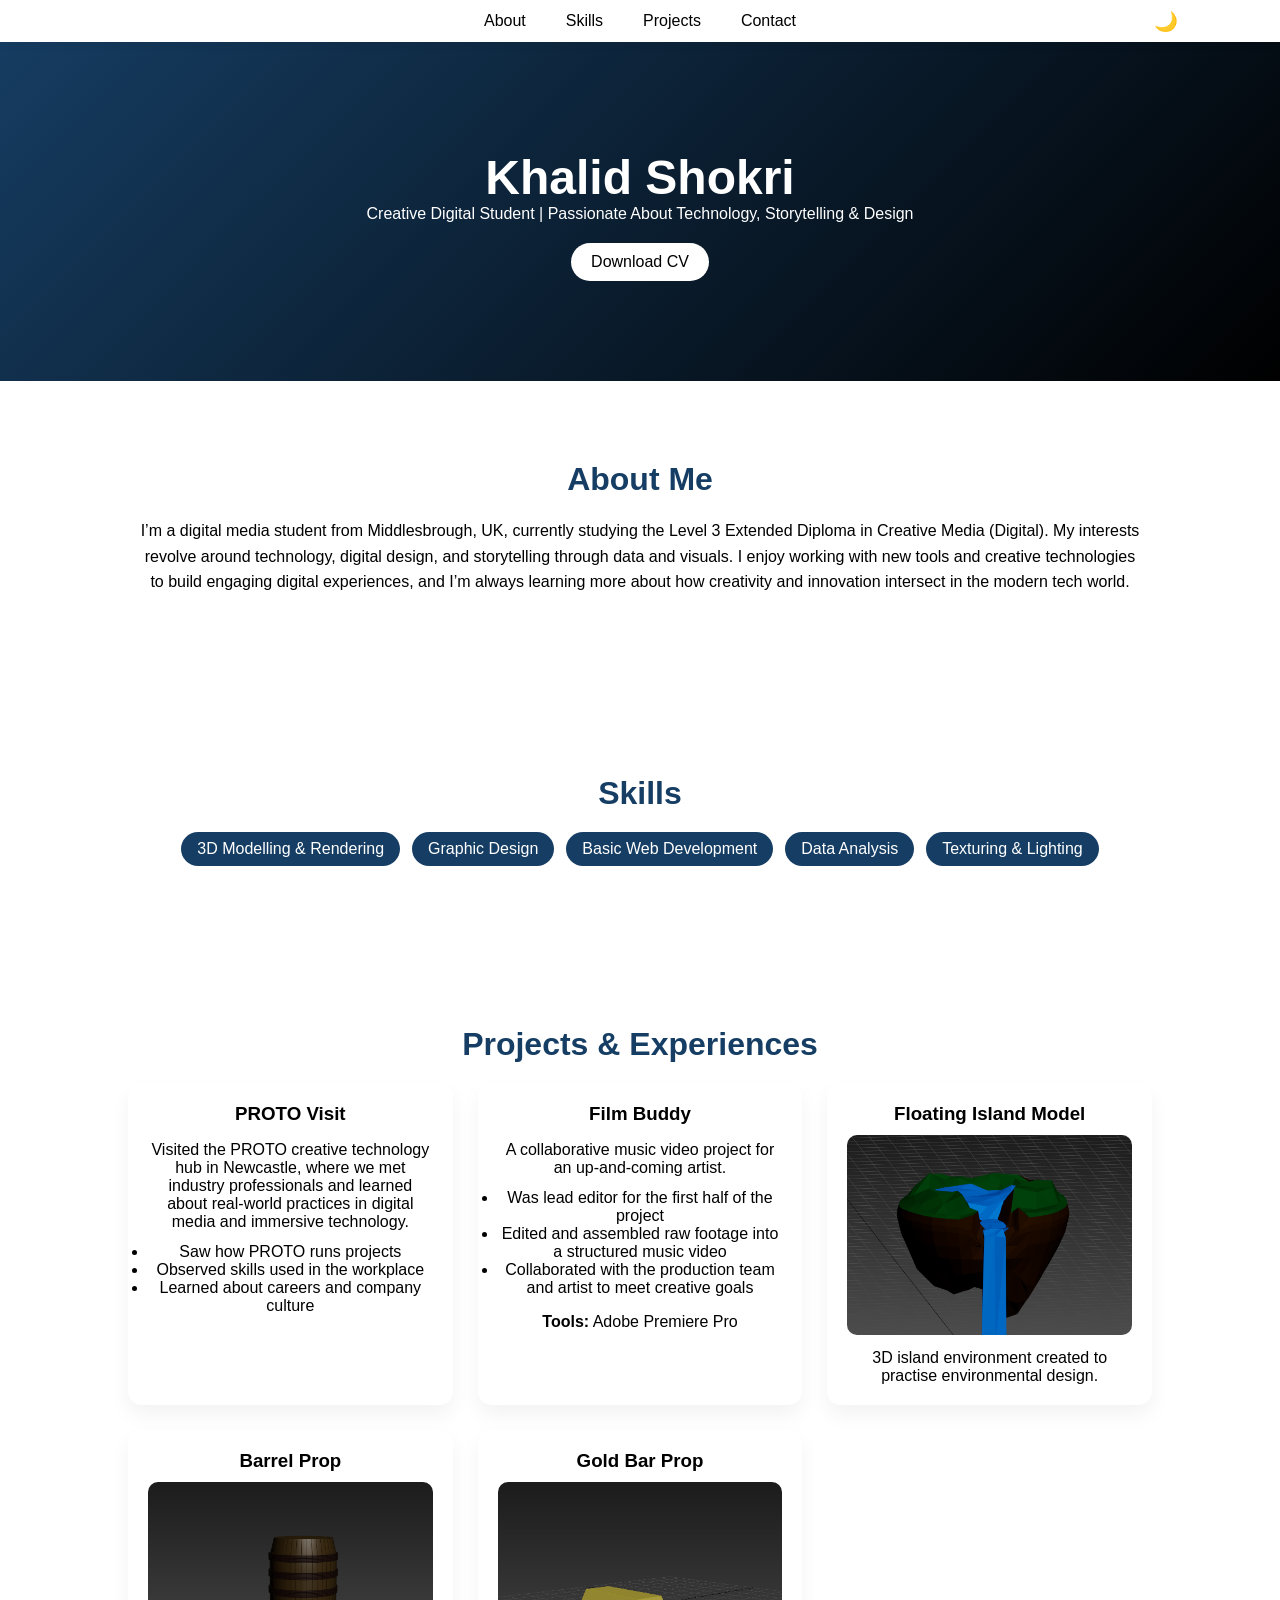
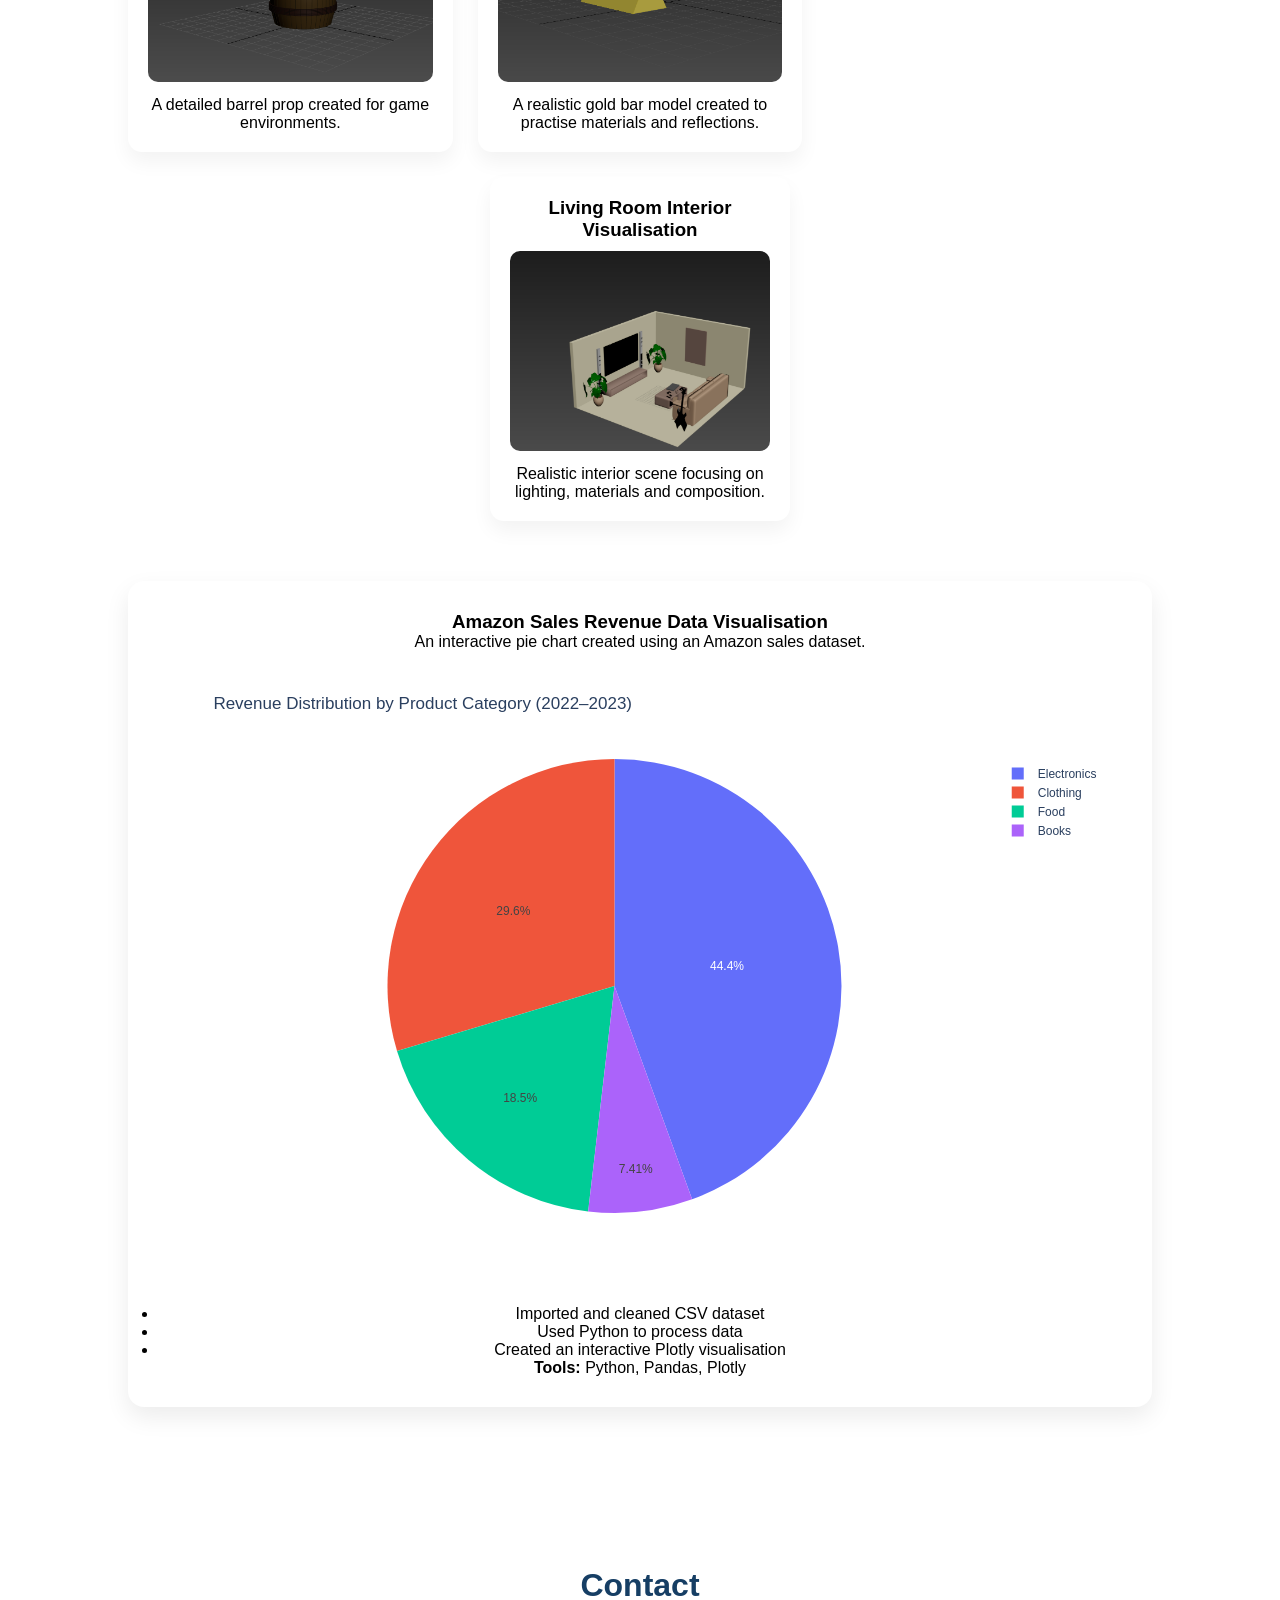
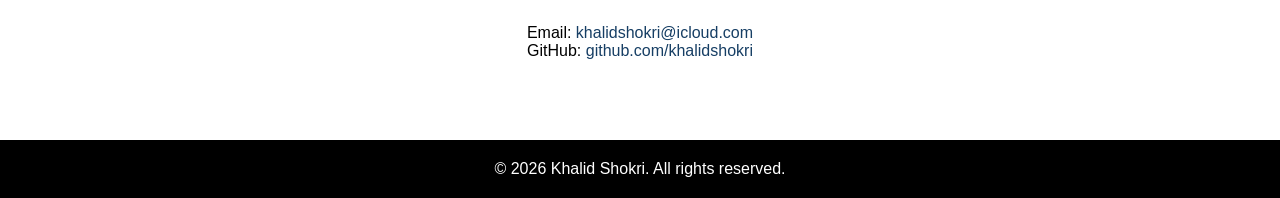
<file: index.html>
<!DOCTYPE html>
<html lang="en">
<head>
    <meta charset="UTF-8">
    <meta name="viewport" content="width=device-width, initial-scale=1.0">
    <title>Khalid Shokri Portfolio</title>
    <link rel="stylesheet" href="style.css">
</head>
<body>

<!-- NAVBAR -->
<nav>
    <ul>
        <li><a href="#about">About</a></li>
        <li><a href="#skills">Skills</a></li>
        <li><a href="#projects">Projects</a></li>
        <li><a href="#contact">Contact</a></li>
    </ul>
    <button id="darkToggle">🌙</button>
</nav>

<!-- HEADER -->
<header>
    <h1>Khalid Shokri</h1>
    <p>Creative Digital Student | Passionate About Technology, Storytelling & Design</p>
    <a href="cv.pdf" class="cv-btn" download>Download CV</a>
</header>

<!-- ABOUT -->
<section id="about">
    <h2>About Me</h2>
    <p>
        I’m a digital media student from Middlesbrough, UK, currently studying the Level 3 Extended 
        Diploma in Creative Media (Digital). My interests revolve around technology, digital design, and 
        storytelling through data and visuals. I enjoy working with new tools and creative technologies to 
        build engaging digital experiences, and I’m always learning more about how creativity and 
        innovation intersect in the modern tech world.
    </p>
</section>

<!-- SKILLS -->
<section id="skills">
    <h2>Skills</h2>
    <ul>
        <li>3D Modelling & Rendering</li>
        <li>Graphic Design</li>
        <li>Basic Web Development</li>
        <li>Data Analysis</li>
        <li>Texturing & Lighting</li>
    </ul>
</section>

<!-- PROJECTS -->
<section id="projects">
    <h2>Projects & Experiences</h2>

    <!-- GRID FOR MOST PROJECT CARDS -->
    <div class="project-grid">

        <article class="project-card spaced-card">
            <h3>PROTO Visit</h3>
            <p>Visited the PROTO creative technology hub in Newcastle, where we met industry professionals and learned about real-world practices in digital media and immersive technology.</p>
            <ul>
                <li>Saw how PROTO runs projects</li>
                <li>Observed skills used in the workplace</li>
                <li>Learned about careers and company culture</li>
            </ul>
        </article>

        <article class="project-card spaced-card">
            <h3>Film Buddy</h3>
            <p>A collaborative music video project for an up-and-coming artist.</p>
            <ul>
                <li>Was lead editor for the first half of the project</li>
                <li>Edited and assembled raw footage into a structured music video</li>
                <li>Collaborated with the production team and artist to meet creative goals</li>
            </ul>
            <p><strong>Tools:</strong> Adobe Premiere Pro</p>
        </article>

        <article class="project-card">
            <h3>Floating Island Model</h3>
            <img src="island.png" alt="3D Island Render">
            <p>3D island environment created to practise environmental design.</p>
        </article>

        <article class="project-card">
            <h3>Barrel Prop</h3>
            <img src="barrel.png" alt="3D Barrel Model">
            <p>A detailed barrel prop created for game environments.</p>
        </article>

        <article class="project-card">
            <h3>Gold Bar Prop</h3>
            <img src="goldbar.png" alt="3D Gold Bar Model">
            <p>A realistic gold bar model created to practise materials and reflections.</p>
        </article>

    </div> <!-- end project-grid -->

    <!-- LIVING ROOM CARD CENTERED -->
    <div class="center-wrapper">
        <article class="project-card" id="living-room">
            <h3>Living Room Interior Visualisation</h3>
            <img src="livingroom.png" alt="Living Room Render">
            <p>Realistic interior scene focusing on lighting, materials and composition.</p>
        </article>
    </div>

    <!-- PIE CHART -->
    <div class="pie-chart-wrapper">
        <h3>Amazon Sales Revenue Data Visualisation</h3>
        <p>An interactive pie chart created using an Amazon sales dataset.</p>
        <iframe src="revenue_chart.html"></iframe>
        <ul>
            <li>Imported and cleaned CSV dataset</li>
            <li>Used Python to process data</li>
            <li>Created an interactive Plotly visualisation</li>
        </ul>
        <p><strong>Tools:</strong> Python, Pandas, Plotly</p>
    </div>

</section>

<!-- CONTACT -->
<section id="contact">
    <h2>Contact</h2>
    <p>Email: <a href="mailto:khalidshokri@icloud.com">khalidshokri@icloud.com</a></p>
    <p>GitHub: <a href="https://github.com/khalidshokri" target="_blank">github.com/khalidshokri</a></p>
</section>

<!-- FOOTER -->
<footer>
    <p>© <span id="year"></span> Khalid Shokri. All rights reserved.</p>
</footer>

<!-- MAIN SCRIPT FILE -->
<script src="script.js"></script>

<!-- Footer Year -->
<script>
document.getElementById('year').textContent = new Date().getFullYear();
</script>

</body>
</html>
</file>
<file: style.css>
:root {
    --blue: #163e64;
    --white: #ffffff;
    --black: #000000;
    --bg: #f5f5f5;
}

/* RESET */
* {
    margin: 0;
    padding: 0;
    box-sizing: border-box;
    font-family: Inter, Arial, sans-serif;
}

/* BODY */
body {
    background: var(--white);
    color: var(--black);
    transition: 0.3s;
}

/* NAVBAR */
nav {
    position: fixed;
    top: 0;
    width: 100%;
    background: var(--white);
    display: flex;
    align-items: center;
    justify-content: center; /* center links horizontally */
    padding: 12px 8%;
    box-shadow: 0 2px 10px rgba(0,0,0,0.05);
    z-index: 1000;
}

/* NAV LINKS */
nav ul {
    display: flex;
    gap: 40px; /* spacing between links */
    list-style: none;
    flex-wrap: wrap; /* allow wrapping on smaller screens */
}

nav a {
    text-decoration: none;
    color: var(--black);
    font-weight: 500;
    transition: 0.3s;
}

nav a:hover {
    color: var(--blue);
}

/* DARK MODE TOGGLE */
#darkToggle {
    position: absolute;
    right: 8%;          /* move to far right inside nav */
    top: 50%;           /* vertical center */
    transform: translateY(-50%);
    border: none;
    background: none;
    font-size: 1.2rem;
    cursor: pointer;
}

/* HEADER */
header {
    background: linear-gradient(135deg, #163e64, #000);
    color: white;
    padding: 150px 10% 100px;
    text-align: center;
}

header h1 {
    font-size: 3rem;
}

.cv-btn {
    background: white;
    color: black;
    padding: 10px 20px;
    border-radius: 30px;
    text-decoration: none;
    display: inline-block;
    margin-top: 20px;
}

/* SECTIONS */
section {
    padding: 80px 10%;
    opacity: 0;
    transform: translateY(30px);
    transition: 0.8s ease;
    text-align: center; /* centers all text inside sections */
}

section.show {
    opacity: 1;
    transform: translateY(0);
}

/* ABOUT ME DESCRIPTION */
#about p {
    max-width: 1000px;   /* limits line length */
    margin: 0 auto 20px;  /* 20px space below the paragraph only */
    line-height: 1.6;   /* improves readability */
    text-align: center; /* optional if not already centered */
}

h2 {
    color: var(--blue);
    font-size: 2rem;
    margin-bottom: 20px;
}

/* SKILLS */
#skills ul {
    display: flex;
    flex-wrap: wrap;
    gap: 12px;
    list-style: none;
    justify-content: center; /* <-- centers the skill shapes */
}

#skills li {
    background: var(--blue);
    color: white;
    padding: 8px 16px;
    border-radius: 20px;
    transition: 0.3s;
}

#skills li:hover {
    background: black;
    transform: scale(1.05);
}

/* PROJECTS */
/* PROJECT GRID */
.project-grid {
    display: grid;
    grid-template-columns: repeat(auto-fit, minmax(280px, 1fr));
    gap: 25px;
}

/* PROJECT CARDS */
.project-card {
    background: white;
    padding: 20px;
    border-radius: 14px;
    box-shadow: 0 10px 20px rgba(0,0,0,0.05);
    transition: 0.3s;
}

.project-card:hover {
    transform: translateY(-10px);
    box-shadow: 0 20px 40px rgba(22,62,100,0.2);
}

/* UNIFORM IMAGE SIZES */
.project-card img {
    width: 100%;
    height: 200px;       /* uniform height for all images */
    object-fit: cover;    /* fills box, crops if necessary */
    border-radius: 10px;
    margin: 10px 0;
}

/* CENTER LIVING ROOM CARD */
.center-wrapper {
    display: flex;
    justify-content: center;
    margin-top: 25px;     /* optional spacing from previous row */
}

#living-room {
    max-width: 300px;      /* same as other cards */
    width: 100%;
}

/* PLOTLY */
.project-card iframe {
    width: 100%;
    height: 400px;
    border: none;
    border-radius: 12px;
    margin: 10px 0;
    background: white;
}

/* SPACING */
.spaced-card h3 {
    margin-bottom: 16px;
}

.spaced-card p {
    margin-bottom: 12px;
}

.spaced-card ul {
    margin-top: 8px;
    margin-bottom: 16px;
}

/* BIG PIE CHART */
.pie-chart-wrapper {
    margin-top: 60px;
    background: white;
    padding: 30px;
    border-radius: 16px;
    box-shadow: 0 10px 25px rgba(0,0,0,0.08);
}

.pie-chart-wrapper iframe {
    width: 100%;
    height: 650px;
    border: none;
    border-radius: 14px;
    background: white;
}

/* CONTACT */
#contact a {
    color: var(--blue);
    text-decoration: none;
}

/* FOOTER */
footer {
    background: black;
    color: white;
    text-align: center;
    padding: 20px;
}

footer p {
    margin: 0;
    text-align: center;
}

/* DARK MODE */
.dark {
    background: #0f0f0f;
    color: white;
}

.dark nav {
    background: #0f0f0f;
}

.dark nav a {
    color: white;
}

.dark .project-card {
    background: #1a1a1a;
}

.dark .pie-chart-wrapper {
    background: #1a1a1a;
}

.dark #projects {
    background: #0f0f0f;
}

.dark footer {
    background: black;
}

/* RESPONSIVE */
@media (max-width: 768px) {
    header h1 {
        font-size: 2.2rem;
    }

    nav ul {
        gap: 15px;
    }

    #darkToggle {
        right: 5%; /* keep toggle inside viewport on small screens */
    }
}
</file>
